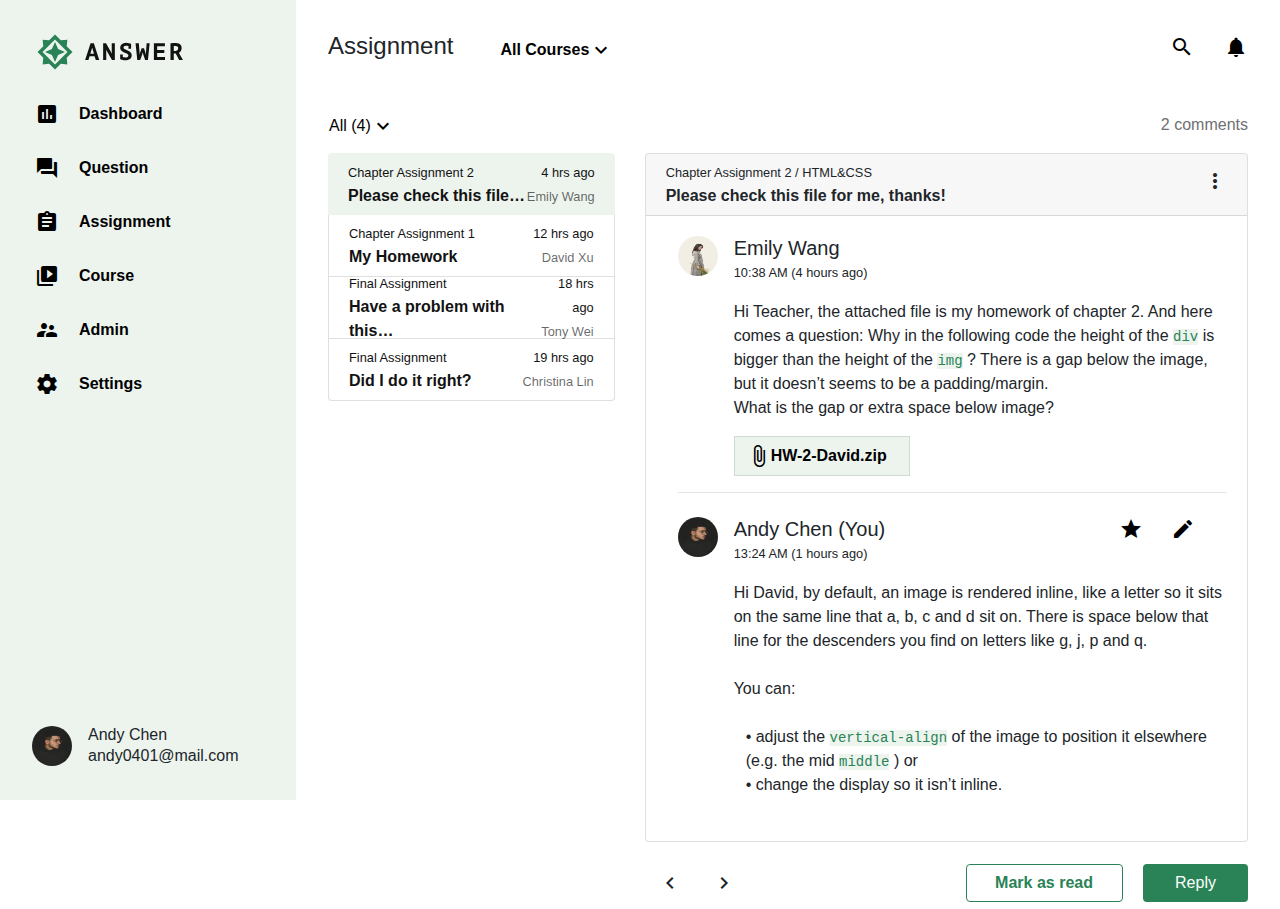
<file: index.html>
<!DOCTYPE html>
<html lang="en">

  <head>
    <meta charset="UTF-8">
    <meta name="viewport" content="width=device-width, initial-scale=1.0">
    <meta http-equiv="X-UA-Compatible" content="ie=edge">
    <title>Boostrap Index</title>
    <link rel="stylesheet" href="https://cdnjs.cloudflare.com/ajax/libs/font-awesome/5.13.0/css/all.min.css" />
    <link href="https://fonts.googleapis.com/icon?family=Material+Icons" rel="stylesheet">
    <link rel="stylesheet" href="./assets/style/all.css">
  </head>

  <body>
    <div class="wrap d-flex">
      <nav class="sidebar d-flex flex-column justify-content-between">
        <div class="sidebar-list">
          <h1><a href="#">Answer</a></h1>
          <ul class="list-unstyled font-weight-bold">
            <li>
              <a href="#" class="d-flex">
                <span class="material-icons">
              insert_chart
            </span>
              Dashboard
            </a></li>
            <li>
              <a href="#" class="d-flex">
                <span class="material-icons">
              forum
              </span>Question</a></li>
            <li>
              <a href="index.html" class="d-flex"><span class="material-icons">
              assignment
              </span>Assignment</a>
            </li>
            <li>
              <a href="#" class="d-flex"><span class="material-icons">
              video_library
              </span>Course</a>
            </li>
            <li>
              <a href="admin.html" class="d-flex"><span class="material-icons">
              supervisor_account
              </span>Admin</a>
            </li>
            <li>
              <a href="#" class="d-flex"><span class="material-icons">
              settings
              </span>Settings</a>
            </li>
          </ul>
        </div>
        <div class="sidebar-info d-flex justify-items-between align-items-center">
          <div class="info-Image">
            <img src="assets/images/andychen.jpeg" alt="">
          </div>
          <div class="info-Box">
            <h6 class="p-0 m-0">Andy Chen</h6>
            <p class="p-0 m-0">andy0401@mail.com</p>
          </div>
        </div>
      </nav>
      <main class="main">
        
<div class="header d-flex justify-content-between align-items-center">
  <div class="classBar d-flex align-items-center">
    <h4>Assignment</h4>
    <div class="dropdown">
      <button class="btn p-0" type="button" id="dropdownMenuButton" data-toggle="dropdown" aria-haspopup="true" aria-expanded="false">
        <a  class="d-flex font-weight-bold" href="#">All Courses<span class="material-icons icon-md primary"> expand_more </span></a>
      </button>
      <div class="dropdown-menu" aria-labelledby="dropdownMenuButton">
        <a class="dropdown-item" href="#">Action</a>
        <a class="dropdown-item" href="#">Another action</a>
        <a class="dropdown-item" href="#">Something else here</a>
      </div>
    </div>
  </div>
  <div class="searchBar">
    <a href="#"><span class="material-icons icon-md">search</span></a>
    <a href="#" class="noteBtn"><span class="material-icons icon-md">notifications</span></a>
  </div>
</div>
<div class="drop-Info d-flex justify-content-between">
  <div class="dropdown">
    <button class="btn p-0" type="button" id="dropdownMenuButton" data-toggle="dropdown" aria-haspopup="true" aria-expanded="false">
      <a href="#" class="d-flex">All (4)<span class="material-icons icon-md primary"> expand_more </span></a>
    </button>
    <div class="dropdown-menu" aria-labelledby="dropdownMenuButton">
      <a class="dropdown-item" href="#">Action</a>
      <a class="dropdown-item" href="#">Another action</a>
      <a class="dropdown-item" href="#">Something else here</a>
    </div>
    

  </div>
  <p class="p-0">2 comments</p>
</div>
<div class="row">
  <!-- 左邊區塊 -->
    <div class="col-4">
      <div class="list-group" id="list-tab" role="tablist">
        <a class="list-group-item list-group-item-action active d-flex justify-content-between align-items-center" id="list-home-list" data-toggle="list" href="#list-home" role="tab" aria-controls="home">
          <div class="qBox-content">
            <p class="mb-0"><small>Chapter Assignment 2</small></p>
            <p class="mb-0 font-weight-bold">Please check this file…</p>
          </div>
          <div class="qBox-info text-right">
            <p class="mb-0"><small>4 hrs ago</small></p>
            <p class="mb-0 stu-name"><small>Emily Wang</small></p>
          </div> 
        </a>
        <a class="list-group-item list-group-item-action  d-flex justify-content-between align-items-center" id="list-profile-list" data-toggle="list" href="#list-profile" role="tab" aria-controls="profile">
          <div class="qBox-content">
            <p class="mb-0"><small>Chapter Assignment 1</small></p>
            <p class="mb-0 font-weight-bold">My Homework</p>
          </div>
          <div class="qBox-info text-right">
            <p class="mb-0"><small>12 hrs ago</small></p>
            <p class="mb-0 stu-name"><small>David Xu</small></p>
          </div> 
        </a>
        <a class="list-group-item list-group-item-action  d-flex justify-content-between align-items-center" id="list-messages-list" data-toggle="list" href="#list-messages" role="tab" aria-controls="messages">
          <div class="qBox-content">
            <p class="mb-0"><small>Final Assignment</small></p>
            <p class="mb-0 font-weight-bold">Have a problem with this…</p>
          </div>
          <div class="qBox-info text-right">
            <p class="mb-0"><small>18 hrs ago</small></p>
            <p class="mb-0 stu-name"><small>Tony Wei</small></p>
          </div> 
        </a>
        <a class="list-group-item list-group-item-action  d-flex justify-content-between align-items-center" id="list-settings-list" data-toggle="list" href="#list-settings" role="tab" aria-controls="settings">
          <div class="qBox-content">
            <p class="mb-0"><small>Final Assignment</small></p>
            <p class="mb-0 font-weight-bold">Did I do it right?</p>
          </div>
          <div class="qBox-info text-right">
            <p class="mb-0"><small>19 hrs ago</small></p>
            <p class="mb-0 stu-name"><small>Christina Lin</small></p>
          </div> 
        </a>
      </div>
    </div>
    <!-- 右邊區塊 -->
    <div class="col-8">
      <div class="tab-content" id="nav-tabContent">
        <div class="tab-pane fade show active" id="list-home" role="tabpanel" aria-labelledby="list-home-list">
          <!-- card區塊 -->
          <div class="card">
            <div class="card-header d-flex justify-content-between align-items-center">
              <div class="card-title-box">
                <p class="mb-0"><small>Chapter Assignment 2 / HTML&CSS</small></p>
                <p class="mb-0 font-weight-bold">Please check this file for me, thanks!</p>
              </div>
              <div class="card-btn">
                <span class="material-icons icon-md"> more_vert </span>
              </div>
            </div>
            <div class="card-body">
              <ul class="list-unstyled">
                <li class="media">
                  <img src="assets/images/emilywang.jpeg" class="mr-3" alt="...">
                  <div class="media-body">
                    <h5 class="mt-0 mb-0">Emily Wang</h5>
                    <p><small>10:38 AM (4 hours ago)</small></p>
                    Hi Teacher, the attached file is my homework of chapter 2. 
                    And here comes a question: Why in the following code the height of the
                     <code>div</code> is bigger than the height of the <code>img</code> ?
                      There is a gap below the image, but it doesn’t seems to be a padding/margin.
                      <br> What is the gap or extra space below image?
                      <div class="attached-File font-weight-bold d-flex align-items-center">
                        <a href="#" class="d-flex align-items-center"><span class="material-icons icon-md"> attach_file </span>HW-2-David.zip</a>
                      </div>
                  </div>            
                  </li>
                <hr>
                <li class="media my-4">
                  <img src="assets/images/andychen.jpeg" class="mr-3" alt="...">
                  <div class="media-body position-relative">
                    <h5 class="mt-0 mb-0">Andy Chen (You)</h5>
                    <p><small>13:24 AM (1 hours ago)</small></p>
                    Hi David, by default, an image is rendered inline, like a letter so it sits on the same line that a, b, c and d sit on. 
                    There is space below that line for the descenders you find on letters like g, j, p and q.<br><br> You can:<br><br>
                    <div class="media-body-btn position-absolute">
                      <a href="#"><span class="material-icons icon-md mr-4">grade</span></a>
                      <a href="#"><span class="material-icons icon-md"> create </span></a>
                    </div>
                    <ul class="list-unstyled">
                      <li>• adjust the <code>vertical-align</code> of the image to position it elsewhere (e.g. the mid <code>middle</code> ) or</li>
                      <li>• change the display so it isn’t inline.</li>
                    </ul>
                </li>
              </ul>
            </div>
          </div>
        </div>
        <div class="tab-pane fade" id="list-profile" role="tabpanel" aria-labelledby="list-profile-list">
          <div class="card">
            <div class="card-header">
              Featured
            </div>
            <div class="card-body">
              <h5 class="card-title">Special title treatment</h5>
              <p class="card-text">With supporting text below as a natural lead-in to additional content.</p>
              <a href="#" class="btn btn-primary">Go somewhere</a>
            </div>
          </div>
        </div>
        <div class="tab-pane fade" id="list-messages" role="tabpanel" aria-labelledby="list-messages-list">
          <div class="card">
            <div class="card-header">
              Featured
            </div>
            <div class="card-body">
              <h5 class="card-title">Special title treatment</h5>
              <p class="card-text">With supporting text below as a natural lead-in to additional content.</p>
              <a href="#" class="btn btn-primary">Go somewhere</a>
            </div>
          </div>
        </div>
        <div class="tab-pane fade" id="list-settings" role="tabpanel" aria-labelledby="list-settings-list">
          <div class="card">
            <div class="card-header">
              Featured
            </div>
            <div class="card-body">
              <h5 class="card-title">Special title treatment</h5>
              <p class="card-text">With supporting text below as a natural lead-in to additional content.</p>
              <a href="#" class="btn btn-primary">Go somewhere</a>
            </div>
          </div>
        </div>
      </div>
      <!-- 按鈕區塊 -->
      <div class="col-8-Btn d-flex justify-content-between">
        <div class="page-Btn">
          <a class="btn" href="#" role="button"><span class="material-icons icon-md">navigate_before</span></a>
          <a class="btn" href="#" role="button"><span class="material-icons icon-md">navigate_next</span></a>
        </div>
        <div class="reaction-Btn">
          <input class="btn mark-Btn font-weight-bold" type="submit" value="Mark as read">
          <!-- <input class="btn btn-primary reply-Btn font-weight-bold" type="submit" value="Reply"> -->
          <!-- Button trigger modal -->
          <button type="button" class="btn reply-Btn" data-toggle="modal" data-target="#exampleModal">Reply</button>
          <!-- Reply Modal -->
          <div class="modal fade" id="exampleModal" tabindex="-1" role="dialog" aria-labelledby="exampleModalLabel" aria-hidden="true">
            <div class="modal-dialog" role="document">
              <div class="modal-content reply-Content">
                <div class="modal-header d-flex align-items-center">
                  <!-- 字型選項按鈕 -->
                  <div class="dropdown">
                    <button class="btn dropdown-toggle font-weight-bold" type="button" id="dropdownMenuButton" data-toggle="dropdown" aria-haspopup="true" aria-expanded="false">
                      Body Text
                    </button>
                    <div class="dropdown-menu" aria-labelledby="dropdownMenuButton">
                      <a class="dropdown-item" href="#">sans-serif</a>
                      <a class="dropdown-item" href="#">monospace</a>
                      <a class="dropdown-item" href="#">cursive</a>
                    </div>
                  </div>
                  <span class="material-icons icon-md">format_bold</span>
                  <span class="material-icons icon-md">format_italic</span>
                  <span class="material-icons icon-md">format_list_bulleted</span>
                  <span class="material-icons icon-md">format_list_numbered</span>
                  <span class="material-icons icon-md">image</span>
                  <span class="material-icons icon-md">insert_link</span>
                  <span class="material-icons icon-md">code</span>
                  <button type="button" class="close" data-dismiss="modal" aria-label="Close">
                    <span aria-hidden="true">&times;</span>
                  </button>
                </div>
                <div class="modal-body">Reply an answer…</div>
                <div class="modal-footer">
                  <button type="button" class="btn cancel-Btn" data-dismiss="modal">Cancel</button>
                  <button type="button" class="btn reply-Btn">Reply</button>
                </div>
              </div>
            </div>
          </div>
        </div>
      </div>
    </div>
</div>
      </main>
    </div>

    <script src="./assets/js/vendors.js"></script>
    <script src="./assets/js/all.js"></script>
  </body>

</html>
</file>
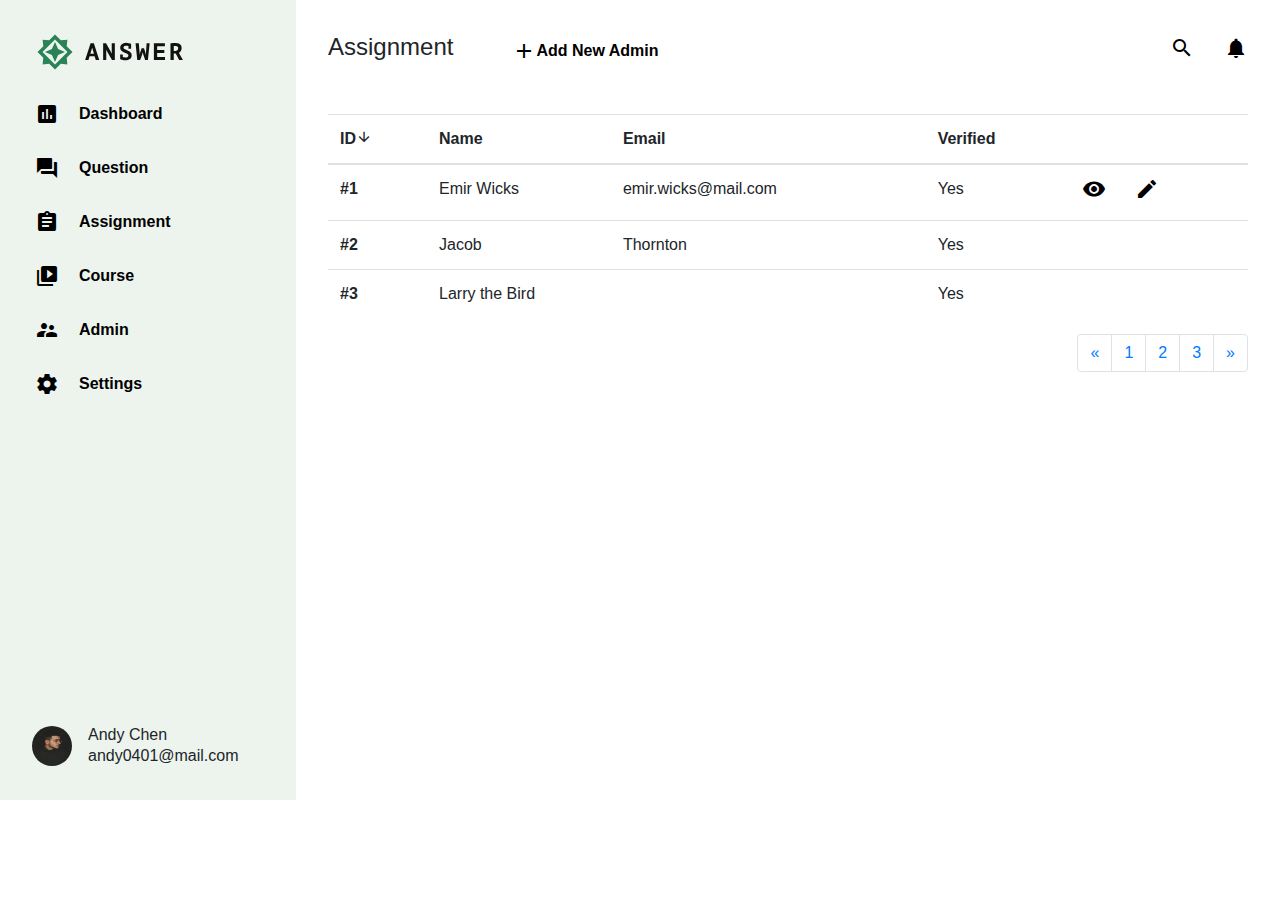
<file: admin.html>
<!DOCTYPE html>
<html lang="en">

  <head>
    <meta charset="UTF-8">
    <meta name="viewport" content="width=device-width, initial-scale=1.0">
    <meta http-equiv="X-UA-Compatible" content="ie=edge">
    <title>Boostrap Index</title>
    <link rel="stylesheet" href="https://cdnjs.cloudflare.com/ajax/libs/font-awesome/5.13.0/css/all.min.css" />
    <link href="https://fonts.googleapis.com/icon?family=Material+Icons" rel="stylesheet">
    <link rel="stylesheet" href="./assets/style/all.css">
  </head>
  
  <body>
    <div class="wrap d-flex">
      <nav class="sidebar d-flex flex-column justify-content-between">
        <div class="sidebar-list">
          <h1><a href="#">Answer</a></h1>
          <ul class="list-unstyled font-weight-bold">
            <li>
              <a href="#" class="d-flex">
                <span class="material-icons">
              insert_chart
            </span>
              Dashboard
            </a></li>
            <li>
              <a href="#" class="d-flex">
                <span class="material-icons">
              forum
              </span>Question</a></li>
            <li>
              <a href="index.html" class="d-flex"><span class="material-icons">
              assignment
              </span>Assignment</a>
            </li>
            <li>
              <a href="#" class="d-flex"><span class="material-icons">
              video_library
              </span>Course</a>
            </li>
            <li>
              <a href="admin.html" class="d-flex"><span class="material-icons">
              supervisor_account
              </span>Admin</a>
            </li>
            <li>
              <a href="#" class="d-flex"><span class="material-icons">
              settings
              </span>Settings</a>
            </li>
          </ul>
        </div>
        <div class="sidebar-info d-flex justify-items-between align-items-center">
          <div class="info-Image">
            <img src="assets/images/andychen.jpeg" alt="">
          </div>
          <div class="info-Box">
            <h6 class="p-0 m-0">Andy Chen</h6>
            <p class="p-0 m-0">andy0401@mail.com</p>
          </div>
        </div>
      </nav>
      <main class="main">
        <div class="header d-flex justify-content-between align-items-center">
    <div class="classBar d-flex align-items-center">
      <h4>Assignment</h4>
      
        <button type="button" class="btn" data-toggle="modal" data-target="#addnewAdmin">
          <a  class="d-flex font-weight-bold" href="#"><span class="material-icons icon-md"> add </span>Add New Admin</a>
        </button>
        <!-- edit Modal -->
        <div class="modal fade" id="addnewAdmin" tabindex="-1" role="dialog" aria-labelledby="exampleModalLongTitle" aria-hidden="true">
          <div class="modal-dialog" role="document">
            <div class="modal-content">
              <div class="modal-header">
                <h5 class="modal-title" id="exampleModalLongTitle">New Admin</h5>
                <button type="button" class="close" data-dismiss="modal" aria-label="Close">
                  <span aria-hidden="true">&times;</span>
                </button>
              </div>
              <div class="modal-body">
                <h5 class="edit-Title">Account</h5>
                <!-- 姓名郵件表單區-start -->
                <form>
                  <div class="form-group">
                    <label for="exampleInputPassword1">Name</label>
                    <input type="text" class="form-control" id="exampleInputPassword1" placeholder="Name">
                  </div>
                  <div class="form-group">
                    <label for="exampleInputEmail1">Email address</label>
                    <input type="email" class="form-control" id="exampleInputEmail1" aria-describedby="emailHelp" placeholder="Enter email">
                  </div>
                  <!--姓名郵件表單區-end  -->
                  <!-- 驗證區-start -->
                  <hr>
                  <h5 class="edit-Title">Verification</h5>
                  <p class="d-flex align-items-center"><span class="material-icons mr-2 text-danger"> report_problem</span> Unverified</p>
                  <button type="button" class="btn btn-outline-backstage-primary py-3 font-weight-bold w-100 verify-Btn">Send Verification Mail</button>
                  <!-- 驗證區-end -->
                  <hr>
                  <label for="exampleFormControlSelect1" class="edit-Title">Access Level</label>
                  <select class="form-control" id="exampleFormControlSelect1" aria-placeholder="-Choose access level-">
                    <option value="">Admin</option>
                    <option>1</option>
                    <option>2</option>
                    <option>3</option>
                    <option>4</option>
                    <option>5</option>
                  </select>
                </form>  
                  <hr>
                  <!-- 帳戶凍結區域-start -->
                  <h5 class="edit-Title">Deactivate Account</h5>
                  <p class="d-flex align-items-center deactivate">
                    <span class="material-icons warning-icon align-text-bottom">warning</span>This cannot be undone!
                  </p>
                  <button type="button" class="btn deactivate-Btn text-deactivate py-3 font-weight-bold w-100">
                    Deactivate This Account
                  </button>
              </div>
              <div class="modal-footer">
                <button type="button" class="btn btn-secondary cancel-Btn" data-dismiss="modal">Cancel</button>
                <button type="button" class="btn btn-primary reply-Btn">Add</button>
              </div>
            </div>
          </div>
        </div>
    </div>
    <div class="searchBar">
      <a href="#"><span class="material-icons icon-md">search</span></a>
      <a href="#" class="noteBtn"><span class="material-icons icon-md">notifications</span></a>
    </div>
</div>
<div class="admin-Content">
    <table class="table table-hover">
        <thead>
          <tr>
            <th scope="col">ID<span class="material-icons h6 mb-0 align-text-bottom text-backstage-primary">
                arrow_downward
            </span></th>
            <th scope="col">Name</th>
            <th scope="col">Email</th>
            <th scope="col">Verified</th>
            <th></th>
          </tr>
        </thead>
        <tbody>
          <tr>
            <th scope="row">#1</th>
            <td>Emir Wicks</td>
            <td>emir.wicks@mail.com</td>
            <td>Yes</td>
            <td>
                <!-- Button visit modal -->
  <a href="" data-target="#visitModal" data-toggle="modal"><span class="material-icons  mr-4 ">visibility</span></a>  
  <!-- visit Modal -->
  <div class="modal fade" id="visitModal" tabindex="-1" role="dialog" aria-labelledby="exampleModalLabel" aria-hidden="true">
    <div class="modal-dialog" role="document">
      <div class="modal-content visit-Content">
        <div class="media">
          <img src="assets/images/emir.jpeg" class="align-self-start mr-3 visit-Image" alt="...">
          <div class="media-body">
            <div class="media-body-head d-flex justify-content-between">
              <h6 class="p-0">#1</h6>
              <button type="button" class="close" data-dismiss="modal" aria-label="Close">
                <span aria-hidden="true">&times;</span>
              </button>
            </div>
            <h6 class="p-0 m-0">Admin</h6>
            <h4>Emir Wicks</h4>
            <p class="user-Mail">emir.wicks@mail.com</p>
            <div class="user-Status d-flex justify-content-between">
              <p>Verified</p>
              <a class="btn" data-toggle="collapse" href="#collapseExample" role="button" aria-expanded="false" aria-controls="collapseExample">
                <span class="material-icons  text-backstage-primary ">keyboard_arrow_down</span>
              </a>
            </div>
            <div class="collapse" id="collapseExample">
                <button type="button" class="btn font-weight-bold deactivate-Btn deactive-Style">Deactivate</button>
                <button type="button" class="btn edit-Btn">Edit</button>
            </div>
          </div>
        </div>
      </div>
    </div>
  </div>
  <!-- Button edit modal -->
<a href="" data-target="#editModalLong" data-toggle="modal"><span class="material-icons">create</span></a>  
<!-- edit Modal -->
<div class="modal fade" id="editModalLong" tabindex="-1" role="dialog" aria-labelledby="exampleModalLongTitle" aria-hidden="true">
  <div class="modal-dialog" role="document">
    <div class="modal-content">
      <div class="modal-header">
        <h5 class="modal-title" id="exampleModalLongTitle">Edit Admin</h5>
        <button type="button" class="close" data-dismiss="modal" aria-label="Close">
          <span aria-hidden="true">&times;</span>
        </button>
      </div>
      <div class="modal-body">
        <h5 class="edit-Title">Account</h5>
        <!-- 姓名郵件表單區-start -->
        <form>
          <div class="form-group">
            <label for="exampleInputPassword1">Name</label>
            <input type="text" class="form-control" id="exampleInputPassword1" placeholder="Name" value="Emir Wicks" readonly>
          </div>
          <div class="form-group">
            <label for="exampleInputEmail1">Email address</label>
            <input type="email" class="form-control" id="exampleInputEmail1" aria-describedby="emailHelp" placeholder="Enter email" value="emir.wicks@mail.com" readonly>
          </div>
          <!--姓名郵件表單區-end  -->
          <!-- 驗證區-start -->
          <h5 class="edit-Title">Verification</h5>
          <p class="d-flex align-items-center"><span class="material-icons mr-2 text-success">check_circle</span> verified</p>
          <button type="button" class="btn btn-outline-backstage-primary py-3 font-weight-bold w-100 verify-Btn">Send Verification Mail</button>
          <!-- 驗證區-end -->
          <hr>
          <label for="exampleFormControlSelect1" class="edit-Title">Access Level</label>
          <select class="form-control" id="exampleFormControlSelect1" aria-placeholder="-Choose access level-">
            <option value="">Admin</option>
            <option>1</option>
            <option>2</option>
            <option>3</option>
            <option>4</option>
            <option>5</option>
          </select>
        </form>
          <hr>
          <!-- 空格勾選區域-start -->
          <h5 class="edit-Title">Custom Access</h5>  
          <div class="form-group">
            <div class="custom-control custom-checkbox my-1 mr-sm-2">
              <input type="checkbox" class="custom-control-input" id="lecture">
              <label class="custom-control-label" for="lecture">lecture</label>
            </div>
          </div>
          <div class="form-group">
            <div class="custom-control custom-checkbox my-1 mr-sm-2">
              <input type="checkbox" class="custom-control-input" id="Coupon">
              <label class="custom-control-label" for="Coupon">Coupon</label>
            </div>
          </div>
          <div class="form-group">
            <div class="custom-control custom-checkbox my-1 mr-sm-2">
              <input type="checkbox" class="custom-control-input" id="Message">
              <label class="custom-control-label" for="Message">Message</label>
            </div>
          </div>
          <div class="form-group">
            <div class="custom-control custom-checkbox my-1 mr-sm-2">
              <input type="checkbox" class="custom-control-input" id="Setting">
              <label class="custom-control-label" for="Setting">Setting</label>
            </div>
          </div>
          <div class="form-group">
            <div class="custom-control custom-checkbox my-1 mr-sm-2">
              <input type="checkbox" class="custom-control-input" id="taskmenu">
              <label class="custom-control-label" for="taskmenu">task menu</label>
            </div>
          </div>
          <!-- 空格勾選區域-end -->      
          <hr>
          <!-- 帳戶凍結區域-start -->
          <h5 class="edit-Title">Deactivate Account</h5>
          <p class="d-flex align-items-center deactivate">
            <span class="material-icons warning-icon align-text-bottom">warning</span>This cannot be undone!
          </p>
          <button type="button" class="btn deactivate-Btn text-deactivate py-3 font-weight-bold w-100">
            Deactivate This Account
          </button>
      </div>
      <div class="modal-footer">
        <button type="button" class="btn btn-secondary cancel-Btn" data-dismiss="modal">Cancel</button>
        <button type="button" class="btn btn-primary reply-Btn">Update</button>
      </div>
    </div>
  </div>
</div>
            </td>
          </tr>
          <tr>
            <th scope="row">#2</th>
            <td>Jacob</td>
            <td>Thornton</td>
            <td>Yes</td>
            <td></td>
          </tr>
          <tr>
            <th scope="row">#3</th>
            <td colspan="2">Larry the Bird</td>
            <td>Yes</td>
            <td></td>
          </tr>
        </tbody>
      </table>
    </div>
    <nav aria-label="Page navigation example" class="d-flex justify-content-end">
      <ul class="pagination">
        <li class="page-item">
          <a class="page-link" href="#" aria-label="Previous">
            <span aria-hidden="true">&laquo;</span>
          </a>
        </li>
        <li class="page-item"><a class="page-link" href="#">1</a></li>
        <li class="page-item"><a class="page-link" href="#">2</a></li>
        <li class="page-item"><a class="page-link" href="#">3</a></li>
        <li class="page-item">
          <a class="page-link" href="#" aria-label="Next">
            <span aria-hidden="true">&raquo;</span>
          </a>
        </li>
      </ul>
    </nav>
      </main>
    </div>

    <script src="./assets/js/vendors.js"></script>
    <script src="./assets/js/all.js"></script>
  </body>

</html>
</file>
